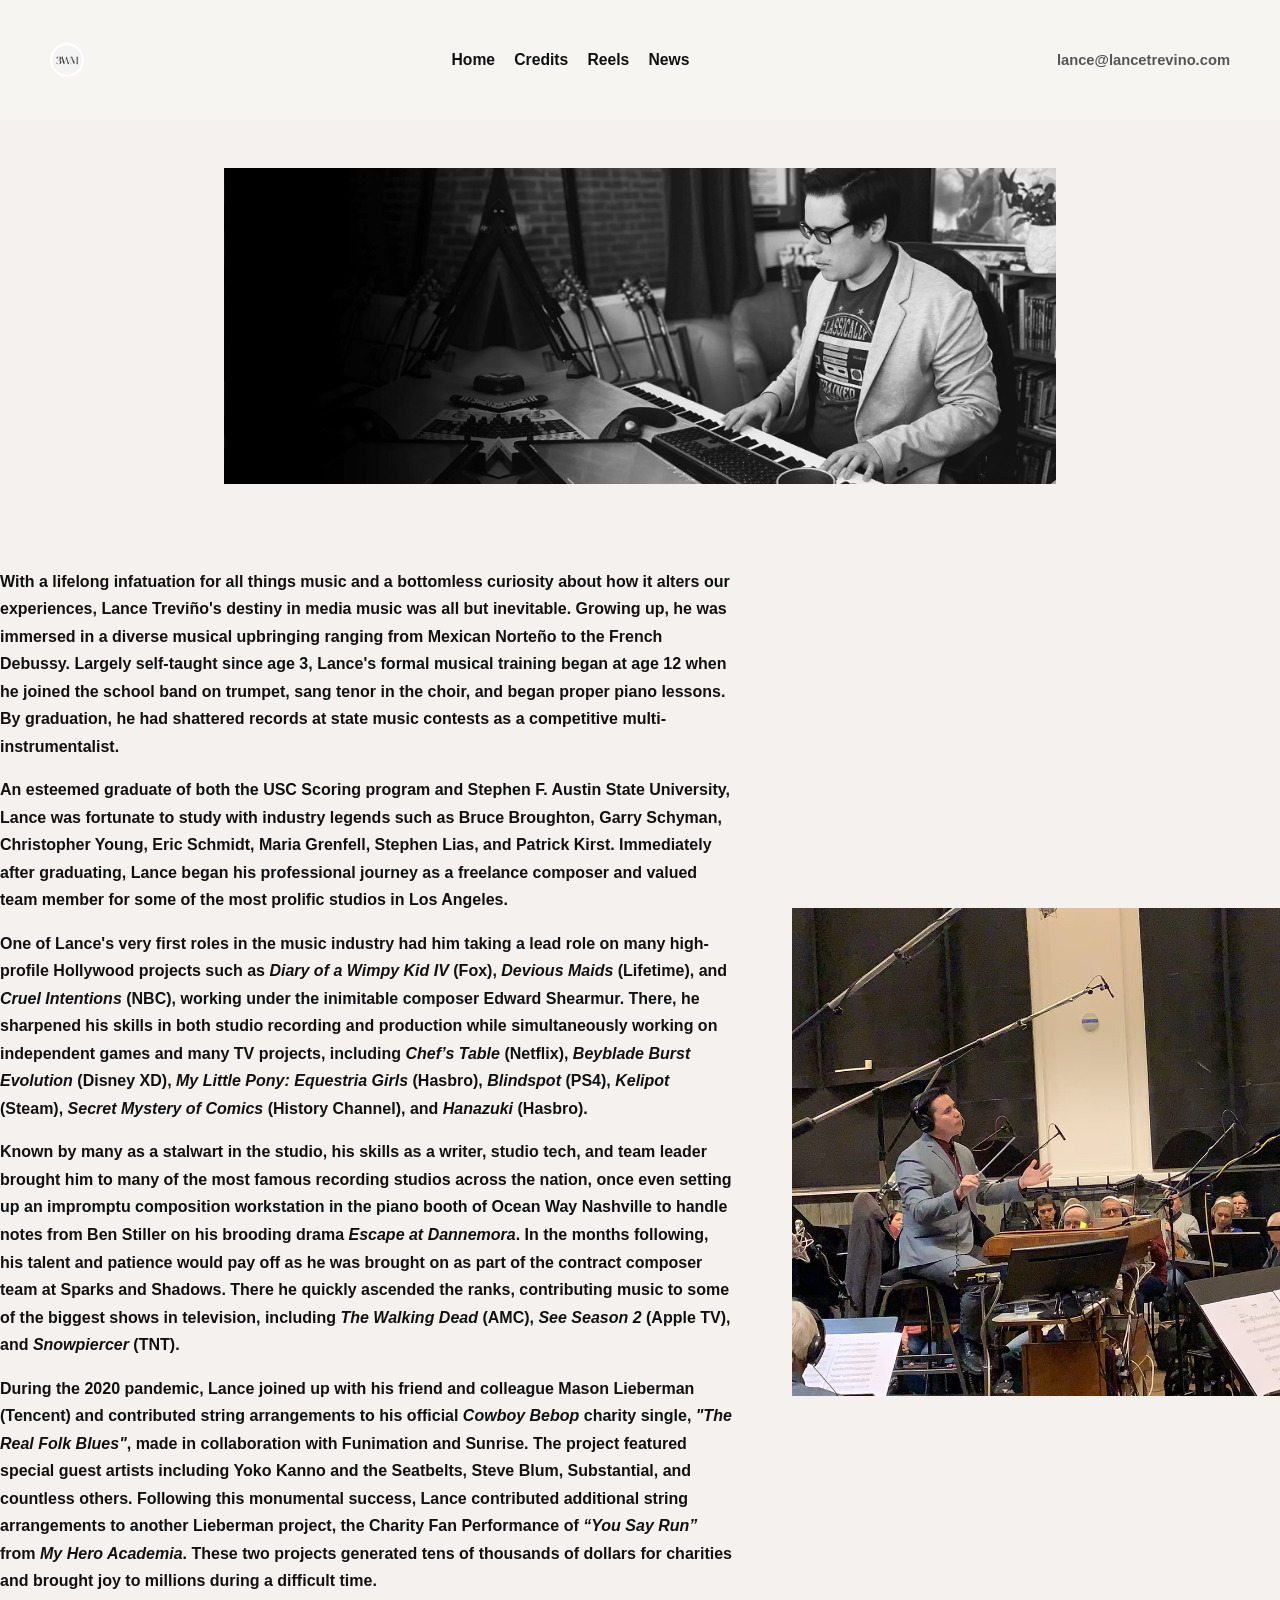
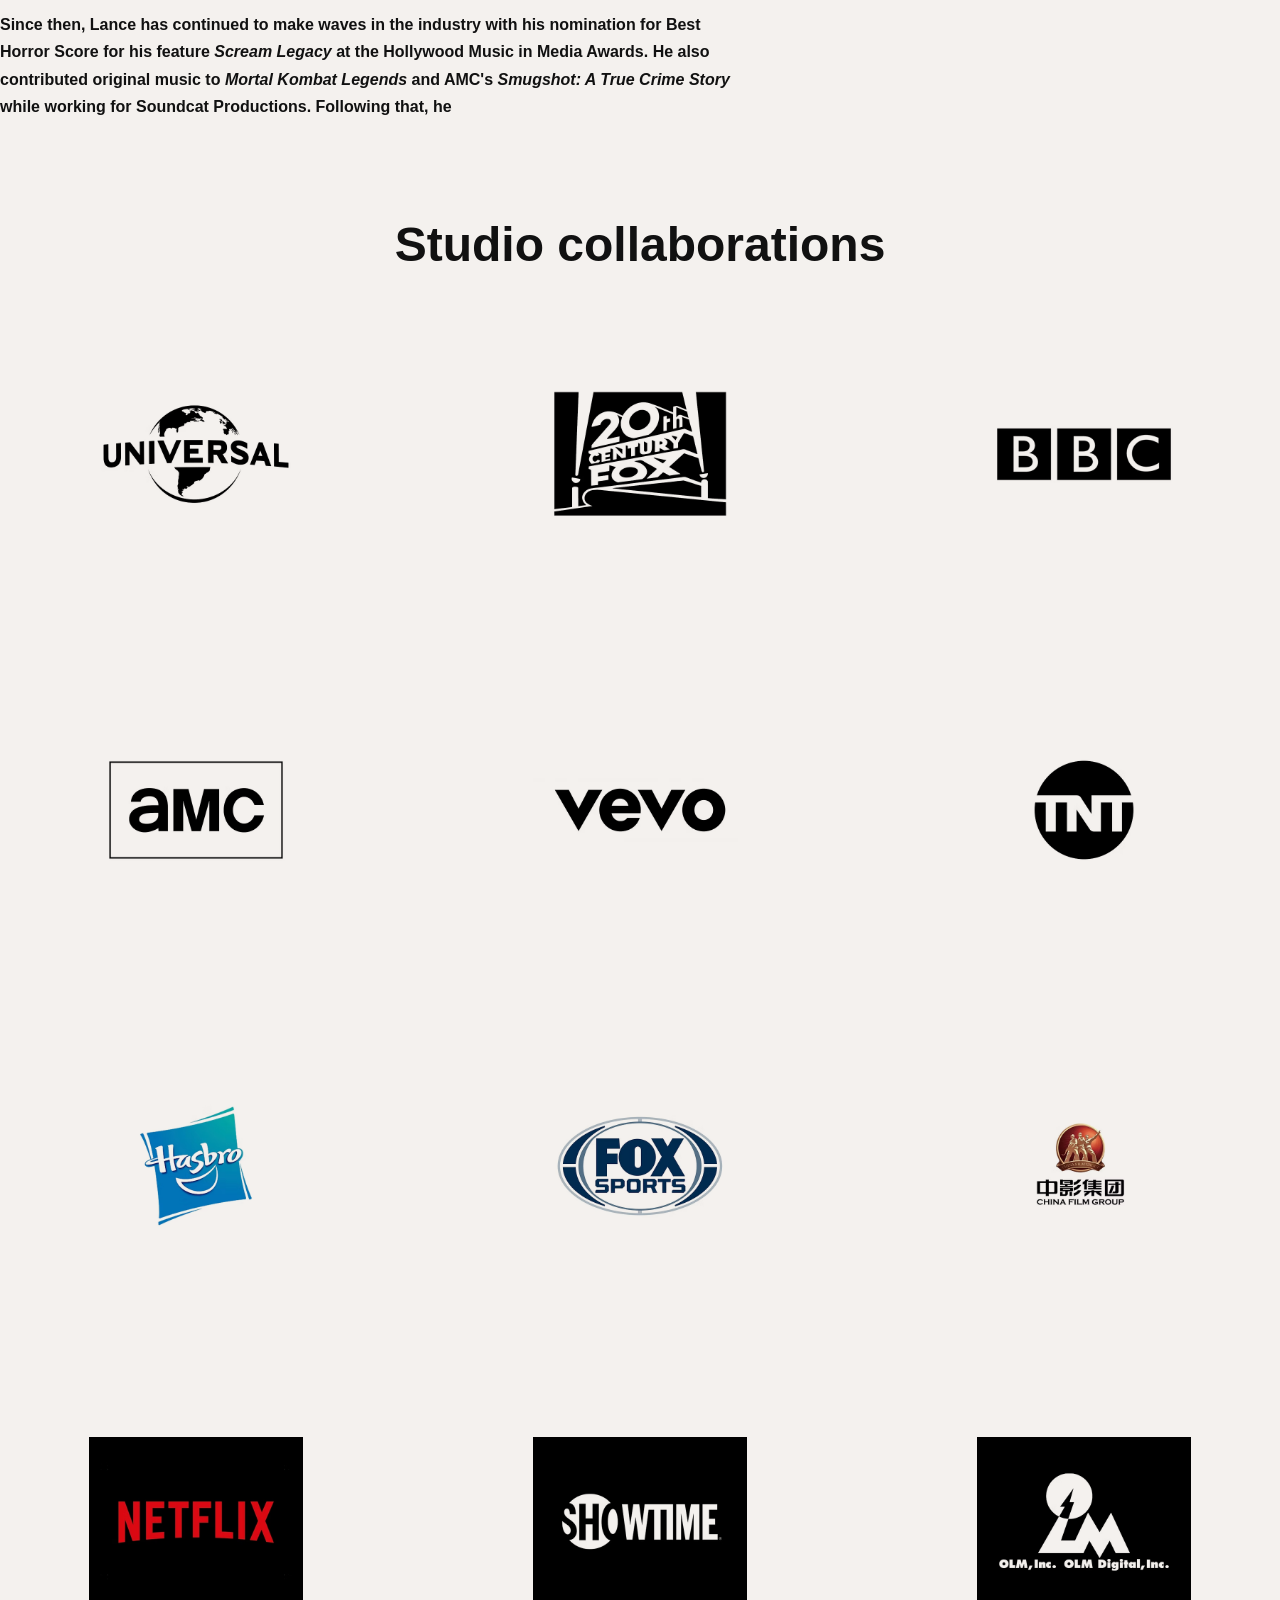
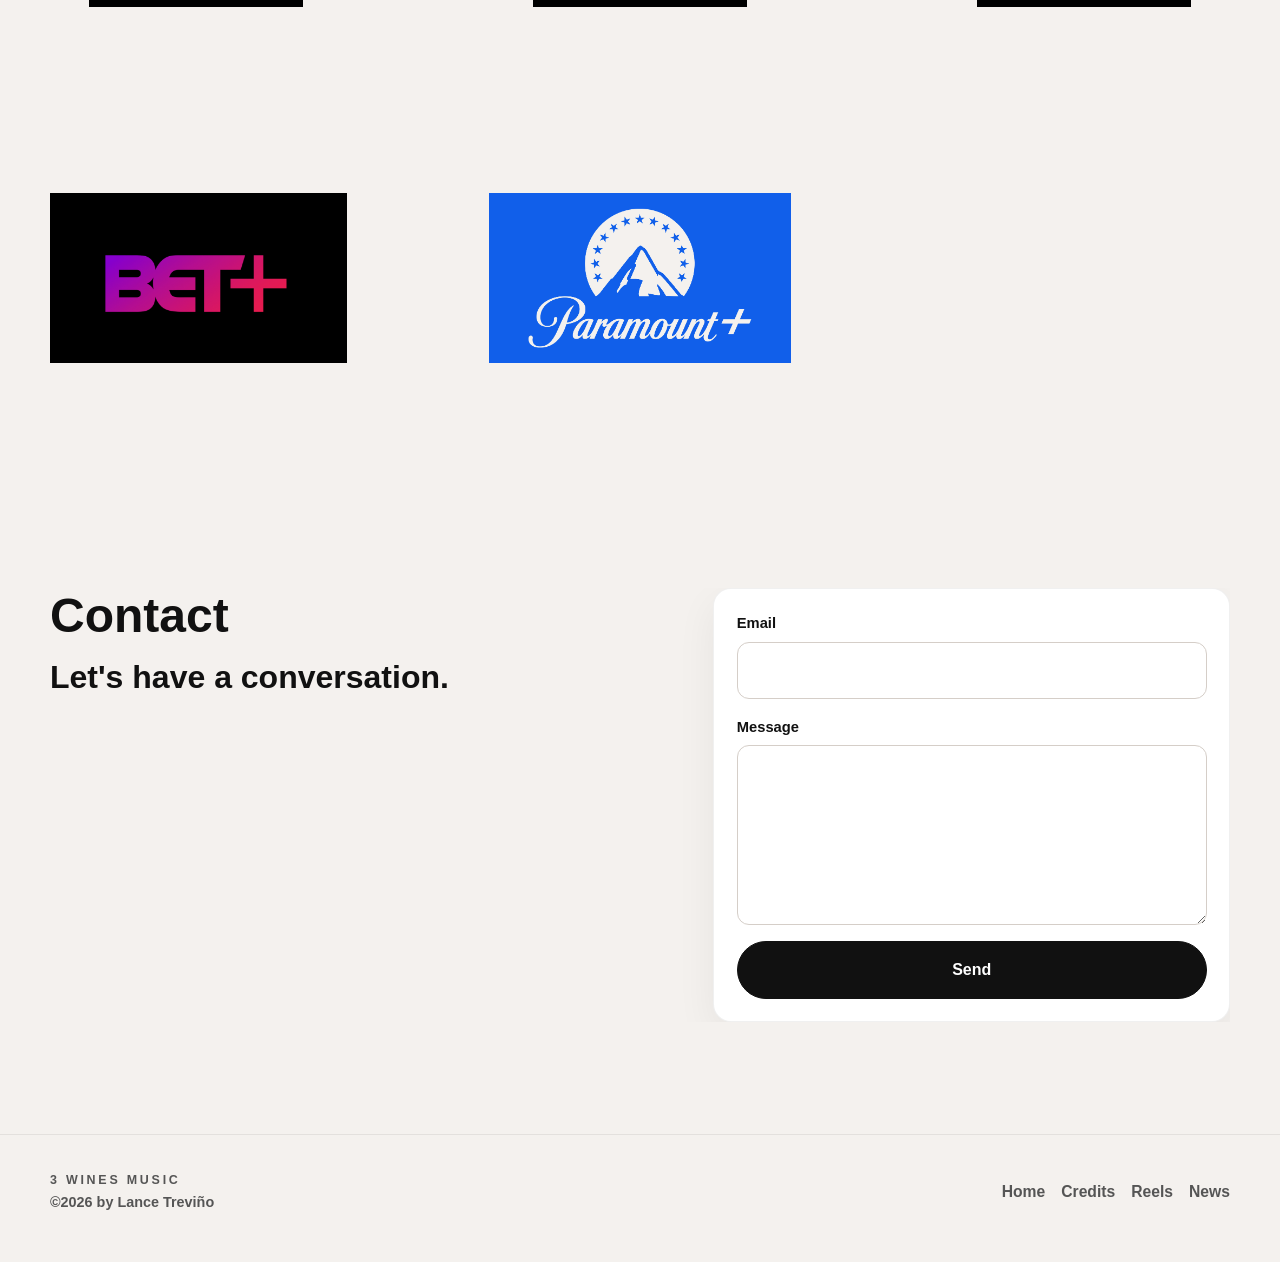
<file: lance trevino.html>
<!DOCTYPE html>
<html lang="en">
<head>
  <meta charset="UTF-8" />
  <meta name="viewport" content="width=device-width, initial-scale=1.0" />
  <title>Lance Treviño | 3 Wines Music</title>

  <link rel="preconnect" href="https://fonts.googleapis.com">
  <link rel="preconnect" href="https://fonts.gstatic.com" crossorigin>
  <link href="https://fonts.googleapis.com/css2?family=Josefin+Sans:wght@300;400;500;600;700&display=swap" rel="stylesheet">

  <link rel="stylesheet" href="styles.css" />
</head>

<body>

<!-- HEADER (MATCHES SITE EXACTLY) -->
<header class="site-header">
  <div class="wrapper header-inner">
    <a class="brand" href="index.html">
      <img src="images/logo-header.jpg" class="brand-logo" />
    </a>

    <nav class="site-nav">
      <a href="index.html">Home</a>
      <a href="credits.html">Credits</a>
      <a href="reels.html">Reels</a>
      <a href="news.html">News</a>
    </nav>

    <div class="header-meta">
      <a class="email-link" href="mailto:lance@lancetrevino.com">lance@lancetrevino.com</a>
    </div>
  </div>
</header>

<main>

<!-- HERO (SAFE VERSION — NO BROKEN BACKGROUND) -->
<section class="hero hero--wix-home lance-hero">
  <img src="images/hero.jpg" class="hero-wix-home-image" />
</section>

<div class="about-split">
  <div class="about-left">
    <p>
With a lifelong infatuation for all things music and a bottomless curiosity about how it alters our experiences, Lance Treviño's destiny in media music was all but inevitable. Growing up, he was immersed in a diverse musical upbringing ranging from Mexican Norteño to the French Debussy. Largely self-taught since age 3, Lance's formal musical training began at age 12 when he joined the school band on trumpet, sang tenor in the choir, and began proper piano lessons. By graduation, he had shattered records at state music contests as a competitive multi-instrumentalist.
</p>

<p>
An esteemed graduate of both the USC Scoring program and Stephen F. Austin State University, Lance was fortunate to study with industry legends such as Bruce Broughton, Garry Schyman, Christopher Young, Eric Schmidt, Maria Grenfell, Stephen Lias, and Patrick Kirst. Immediately after graduating, Lance began his professional journey as a freelance composer and valued team member for some of the most prolific studios in Los Angeles.
</p>

<p>
One of Lance's very first roles in the music industry had him taking a lead role on many high-profile Hollywood projects such as <em>Diary of a Wimpy Kid IV</em> (Fox), <em>Devious Maids</em> (Lifetime), and <em>Cruel Intentions</em> (NBC), working under the inimitable composer Edward Shearmur. There, he sharpened his skills in both studio recording and production while simultaneously working on independent games and many TV projects, including <em>Chef’s Table</em> (Netflix), <em>Beyblade Burst Evolution</em> (Disney XD), <em>My Little Pony: Equestria Girls</em> (Hasbro), <em>Blindspot</em> (PS4), <em>Kelipot</em> (Steam), <em>Secret Mystery of Comics</em> (History Channel), and <em>Hanazuki</em> (Hasbro).
</p>

<p>
Known by many as a stalwart in the studio, his skills as a writer, studio tech, and team leader brought him to many of the most famous recording studios across the nation, once even setting up an impromptu composition workstation in the piano booth of Ocean Way Nashville to handle notes from Ben Stiller on his brooding drama <em>Escape at Dannemora</em>. In the months following, his talent and patience would pay off as he was brought on as part of the contract composer team at Sparks and Shadows. There he quickly ascended the ranks, contributing music to some of the biggest shows in television, including <em>The Walking Dead</em> (AMC), <em>See Season 2</em> (Apple TV), and <em>Snowpiercer</em> (TNT).
</p>

<p>
During the 2020 pandemic, Lance joined up with his friend and colleague Mason Lieberman (Tencent) and contributed string arrangements to his official <em>Cowboy Bebop</em> charity single, <em>"The Real Folk Blues"</em>, made in collaboration with Funimation and Sunrise. The project featured special guest artists including Yoko Kanno and the Seatbelts, Steve Blum, Substantial, and countless others. Following this monumental success, Lance contributed additional string arrangements to another Lieberman project, the Charity Fan Performance of <em>“You Say Run”</em> from <em>My Hero Academia</em>. These two projects generated tens of thousands of dollars for charities and brought joy to millions during a difficult time.
</p>

<p>
Since then, Lance has continued to make waves in the industry with his nomination for Best Horror Score for his feature <em>Scream Legacy</em> at the Hollywood Music in Media Awards. He also contributed original music to <em>Mortal Kombat Legends</em> and AMC's <em>Smugshot: A True Crime Story</em> while working for Soundcat Productions. Following that, he
  </div>

  <div class="about-right">
    <img src="images/Conducting.png" />
  </div>
</div>

<!-- STUDIO COLLABS (EXACT MATCH) -->
<section class="section">
  <div class="wrapper">
    <div class="center" style="margin-bottom:2rem;">
      <h2>Studio collaborations</h2>
    </div>

    <div class="grid-logos">
      <div class="logo-tile"><img src="images/universal.png"></div>
      <div class="logo-tile"><img src="images/20th-century.png"></div>
      <div class="logo-tile"><img src="images/bbc.png"></div>
      <div class="logo-tile"><img src="images/amc.png"></div>
      <div class="logo-tile"><img src="images/vevo.png"></div>
      <div class="logo-tile"><img src="images/tnt.png"></div>
      <div class="logo-tile"><img src="images/hasbro.png"></div>
      <div class="logo-tile"><img src="images/fox-sports.png"></div>
      <div class="logo-tile"><img src="images/china-film-group.png"></div>
      <div class="logo-tile"><img src="images/netflix.png"></div>
      <div class="logo-tile"><img src="images/showtime.png"></div>
      <div class="logo-tile"><img src="images/olm.png"></div>
      <div class="logo-tile"><img src="images/logo-bet-plus.png"></div>
      <div class="logo-tile"><img src="images/logo-paramount-plus.png"></div>
    </div>
  </div>
</section>

<!-- CONTACT -->
<section class="section">
  <div class="wrapper contact-grid">
    <div>
      <h2>Contact</h2>
      <h3>Let's have a conversation.</h3>
    </div>

    <div class="contact-card">
      <form>
        <label>Email<input type="email" required></label>
        <label>Message<textarea></textarea></label>
        <button type="submit">Send</button>
      </form>
    </div>
  </div>
</section>

</main>

<!-- FOOTER -->
<footer class="site-footer">
  <div class="wrapper footer-inner">
    <div>
      <div class="brand-sub">3 Wines Music</div>
      <div class="copyright">©2026 by Lance Treviño</div>
    </div>

    <nav class="footer-nav">
      <a href="index.html">Home</a>
      <a href="credits.html">Credits</a>
      <a href="reels.html">Reels</a>
      <a href="news.html">News</a>
    </nav>
  </div>
</footer>

</body>
</html>
</file>
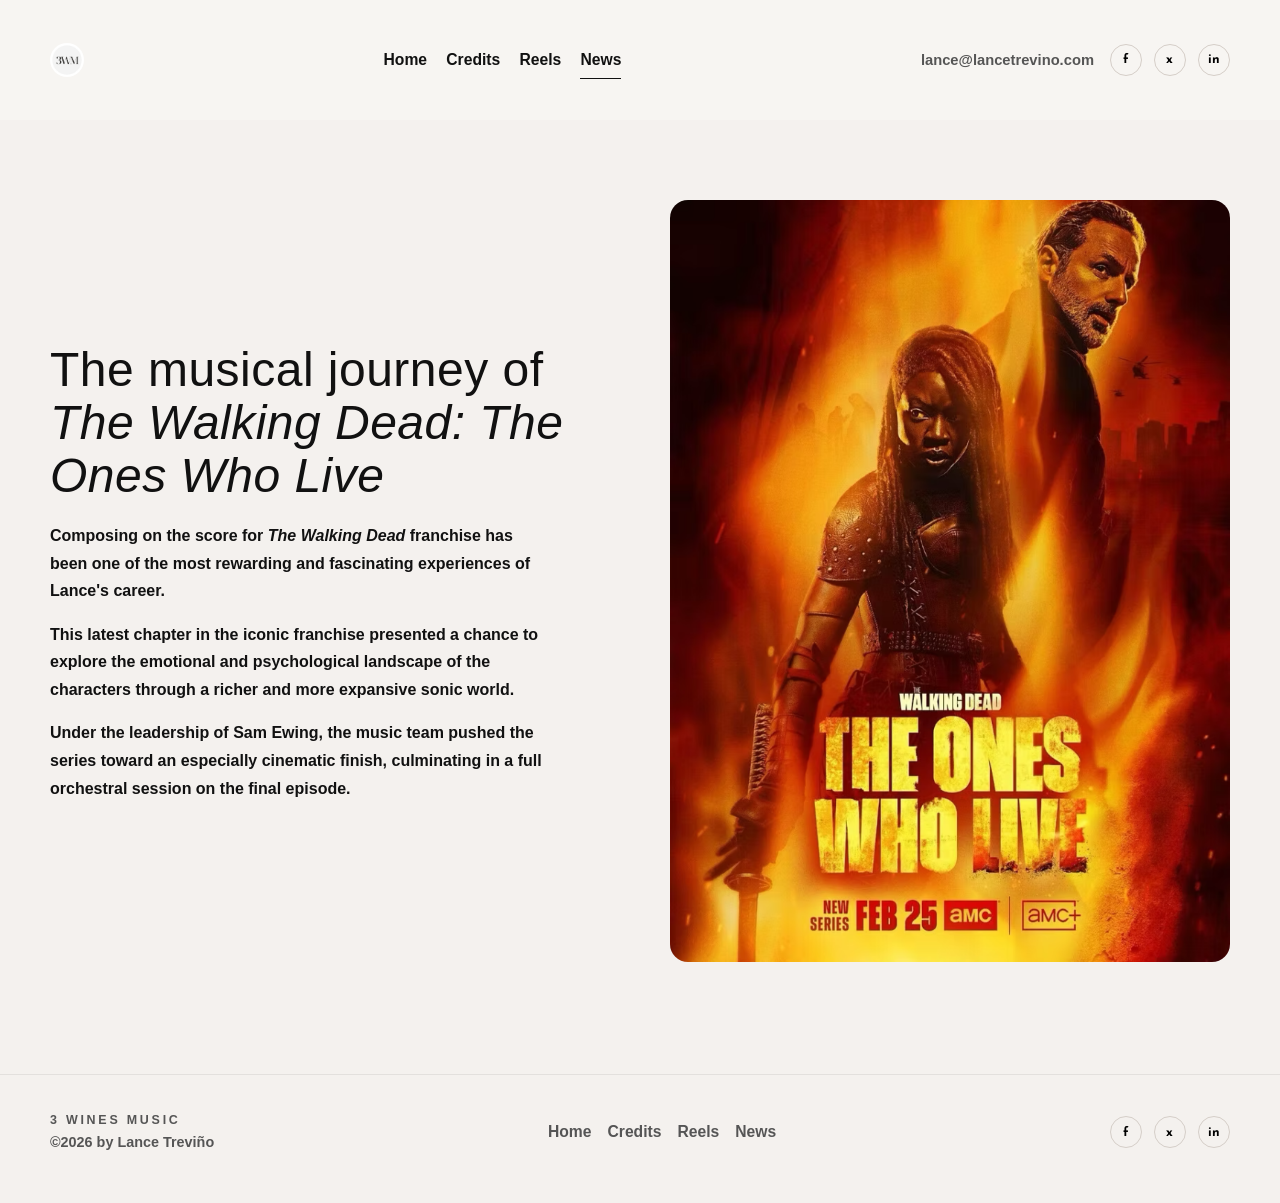
<file: lancetrevino.html>
<!DOCTYPE html>
<html lang="en">
<head>
  <meta charset="UTF-8" />
  <meta name="viewport" content="width=device-width, initial-scale=1.0" />
  <title>News | 3 Wines Music</title>
  <meta name="description" content="3 Wines Music — film, television, and game scoring portfolio for Lance Treviño and team." />
  <link rel="preconnect" href="https://fonts.googleapis.com">
  <link rel="preconnect" href="https://fonts.gstatic.com" crossorigin>
  <link href="https://fonts.googleapis.com/css2?family=Josefin+Sans:wght@300;400;500;600;700&display=swap" rel="stylesheet">
  <link rel="stylesheet" href="styles.css" />
</head>
<body>

<header class="site-header">
  <div class="wrapper header-inner">
    <a class="brand" href="index.html" aria-label="3 Wines Music home">
      <img src="images/logo-header.jpg" alt="3 Wines Music logo" class="brand-logo" />
    </a>
    <nav class="site-nav" aria-label="Primary navigation">
      <a href="index.html">Home</a>
      <a href="credits.html">Credits</a>
      <a href="reels.html">Reels</a>
      <a href="lancetrevino.html" class="active">News</a>
    </nav>
    <div class="header-meta">
      <a class="email-link" href="mailto:lance@lancetrevino.com">lance@lancetrevino.com</a>
      <div class="socials" aria-label="Social links">
        <a href="#" aria-label="Facebook">f</a>
        <a href="#" aria-label="Twitter / X">x</a>
        <a href="#" aria-label="LinkedIn">in</a>
      </div>
    </div>
  </div>
</header>

<main>

<section class="section">
  <div class="wrapper" style="display:grid;grid-template-columns:1fr 1fr;gap:60px;align-items:center;">

    <div>

      <h1 style="font-size:3rem;line-height:1.1;font-weight:500;">
        The musical journey of<br>
        <em>The Walking Dead: The Ones Who Live</em>
      </h1>

      <p style="margin-top:20px;max-width:500px;">
        Composing on the score for <em>The Walking Dead</em> franchise has been one of the most rewarding and fascinating experiences of Lance's career.
      </p>

      <p style="margin-top:10px;max-width:500px;">
        This latest chapter in the iconic franchise presented a chance to explore the emotional and psychological landscape of the characters through a richer and more expansive sonic world.
      </p>

      <p style="margin-top:10px;max-width:500px;">
        Under the leadership of Sam Ewing, the music team pushed the series toward an especially cinematic finish, culminating in a full orchestral session on the final episode.
      </p>
    </div>

    <div>
      <img src="images/the-ones-who-live.jpg" alt="The Walking Dead The Ones Who Live" style="width:100%;border-radius:18px;">
    </div>

  </div>
</section>

</main>


<footer class="site-footer">
  <div class="wrapper footer-inner">
    <div>
      <div class="brand-sub">3 Wines Music</div>
      <div class="copyright">©2026 by Lance Treviño</div>
    </div>
    <nav class="footer-nav" aria-label="Footer navigation">
      <a href="index.html">Home</a>
      <a href="credits.html">Credits</a>
      <a href="reels.html">Reels</a>
      <a href="lancetrevino.html">News</a>
    </nav>
    <div class="socials" aria-label="Social links">
      <a href="#" aria-label="Facebook">f</a>
      <a href="#" aria-label="Twitter / X">x</a>
      <a href="#" aria-label="LinkedIn">in</a>
    </div>
  </div>
</footer>
</body>
</html>
</file>
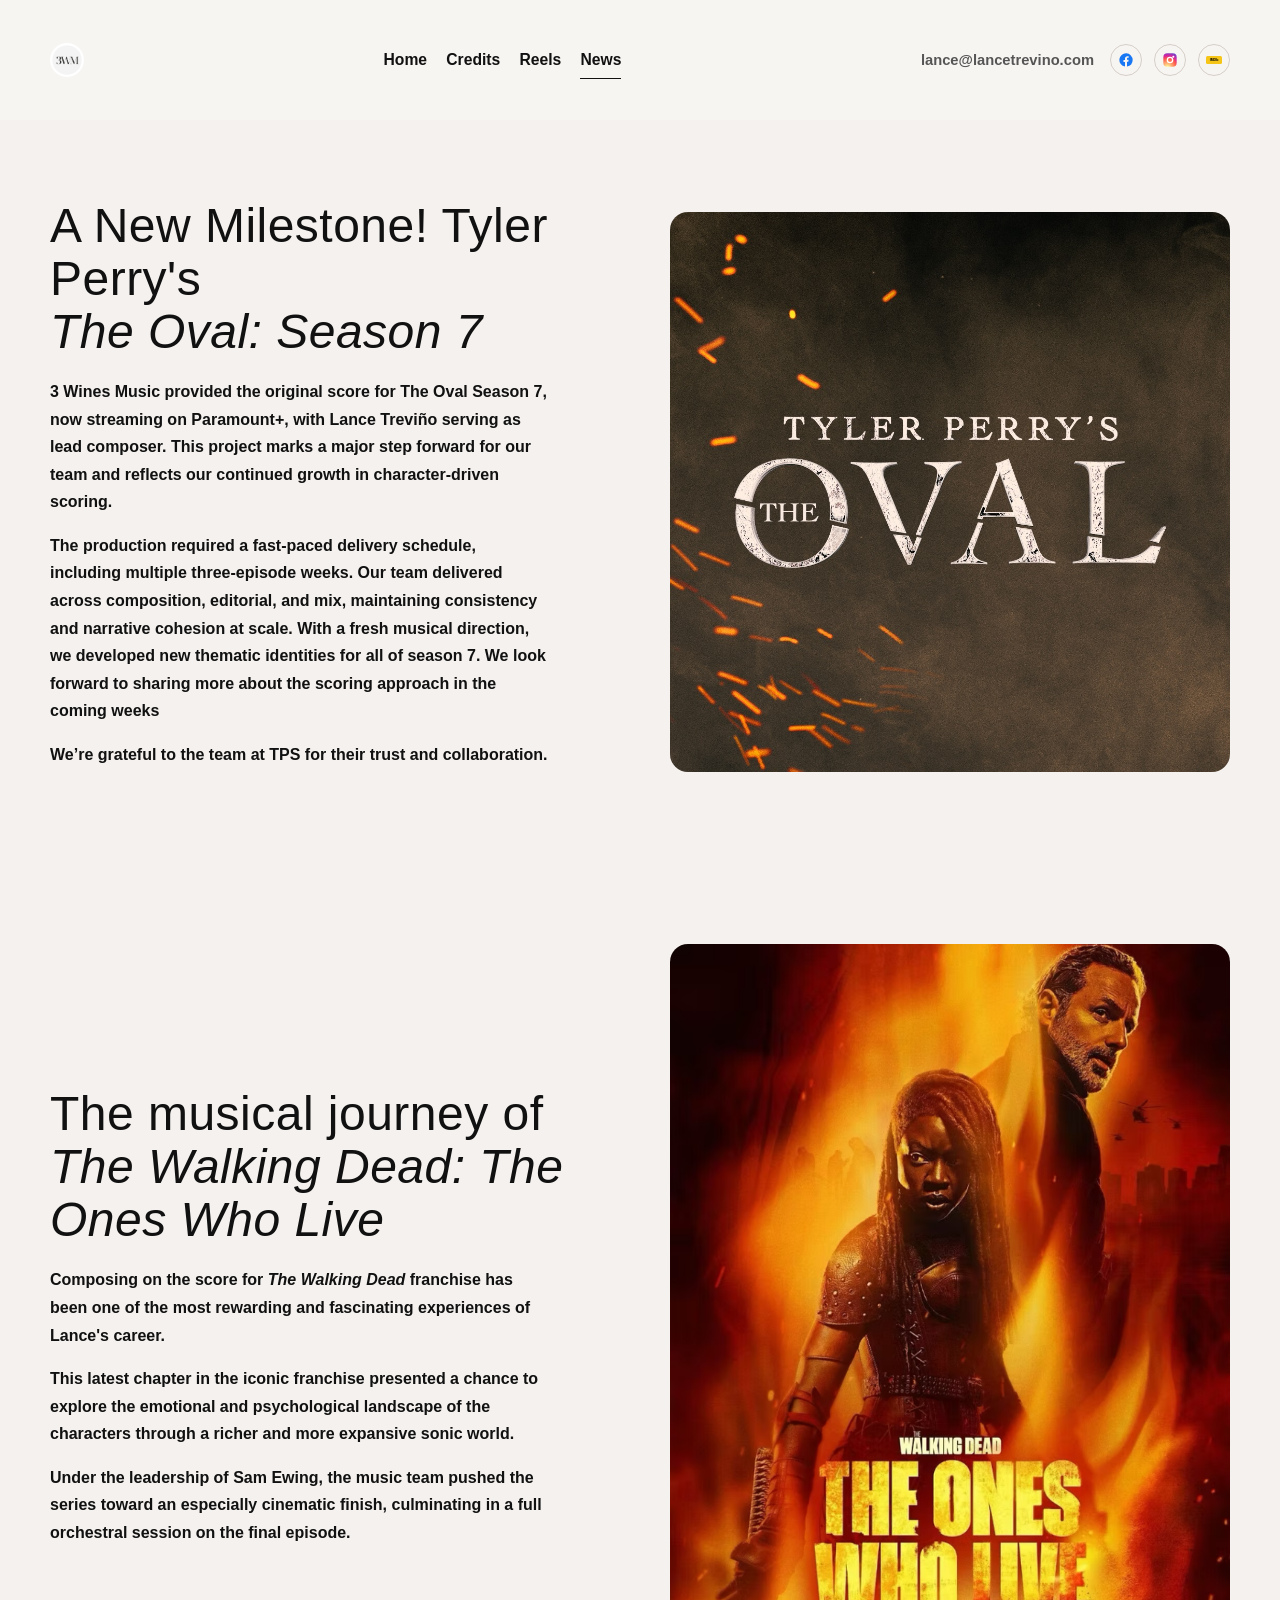
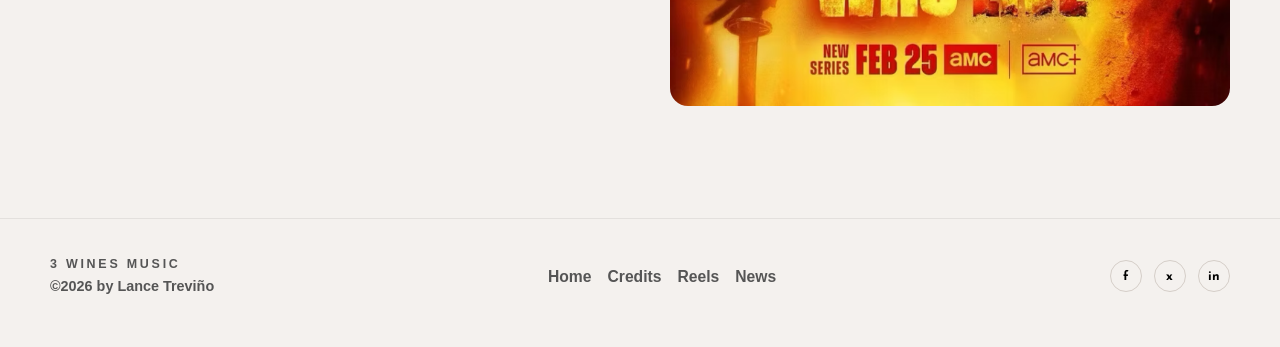
<file: news.html>
<!DOCTYPE html>
<html lang="en">
<head>
  <meta charset="UTF-8" />
  <meta name="viewport" content="width=device-width, initial-scale=1.0" />
  <title>News | 3 Wines Music</title>
  <meta name="description" content="3 Wines Music — film, television, and game scoring portfolio for Lance Treviño and team." />
  <link rel="preconnect" href="https://fonts.googleapis.com">
  <link rel="preconnect" href="https://fonts.gstatic.com" crossorigin>
  <link href="https://fonts.googleapis.com/css2?family=Josefin+Sans:wght@300;400;500;600;700&display=swap" rel="stylesheet">
  <link rel="stylesheet" href="styles.css" />
</head>
<body class="news-page">

<header class="site-header">
  <div class="wrapper header-inner">
    <a class="brand" href="index.html" aria-label="3 Wines Music home">
      <img src="images/logo-header.jpg" alt="3 Wines Music logo" class="brand-logo" />
    </a>
    <nav class="site-nav" aria-label="Primary navigation">
      <a href="index.html">Home</a>
      <a href="credits.html">Credits</a>
      <a href="reels.html">Reels</a>
      <a href="news.html" class="active">News</a>
    </nav>
    <div class="header-meta">
      <a class="email-link" href="mailto:lance@lancetrevino.com">lance@lancetrevino.com</a>
      <div class="socials" aria-label="Social links">

 <!-- Facebook -->
<a href="https://www.facebook.com/profile.php?id=61552109822847" target="_blank" rel="noopener noreferrer" aria-label="Facebook">
  <svg viewBox="0 0 24 24" class="icon-facebook">
    <path d="M22 12a10 10 0 1 0-11.5 9.9v-7h-2.3v-2.9h2.3V9.8c0-2.3 1.4-3.6 3.5-3.6 1 0 2 .2 2 .2v2.2h-1.1c-1.1 0-1.4.7-1.4 1.4v1.7h2.4l-.4 2.9h-2v7A10 10 0 0 0 22 12z"/>
  </svg>
</a>

<!-- Instagram -->
<a href="https://www.instagram.com/3winesmusic/" target="_blank" rel="noopener noreferrer" aria-label="Instagram">
  <svg viewBox="0 0 24 24" class="icon-instagram">
    <defs>
      <radialGradient id="ig-gradient" cx="30%" cy="107%" r="150%">
        <stop offset="0%" stop-color="#fdf497"/>
        <stop offset="5%" stop-color="#fdf497"/>
        <stop offset="45%" stop-color="#fd5949"/>
        <stop offset="60%" stop-color="#d6249f"/>
        <stop offset="90%" stop-color="#285AEB"/>
      </radialGradient>
    </defs>

    <!-- Rounded square background -->
    <rect x="2" y="2" width="20" height="20" rx="6" fill="url(#ig-gradient)"/>

    <!-- Camera outline -->
    <circle cx="12" cy="12" r="4" fill="none" stroke="#fff" stroke-width="2"/>
    <circle cx="17" cy="7" r="1.5" fill="#fff"/>
  </svg>
</a>
       
<!-- IMDb -->
<a href="https://www.imdb.com/name/nm4751787/" target="_blank" rel="noopener noreferrer" aria-label="IMDb">
  <svg viewBox="0 0 64 32" class="icon-imdb">
    <rect width="64" height="32" rx="6"></rect>
    <text x="50%" y="55%" text-anchor="middle" dy=".3em">IMDb</text>
  </svg>
</a>
       
</div>
    </div>
  </div>
</header>

<main>

<section class="section">
  <div class="wrapper" style="display:grid;grid-template-columns:1fr 1fr;gap:60px;align-items:center;">

    <div>

      <h1 style="font-size:3rem;line-height:1.1;font-weight:500;">
        A New Milestone! Tyler Perry's<br>
        <em>The Oval: Season 7</em>
      </h1>

      <p style="margin-top:20px;max-width:500px;">
        3 Wines Music provided the original score for The Oval Season 7, now streaming on Paramount+, with Lance Treviño serving as lead composer. This project marks a major step forward for our team and reflects our continued growth in character-driven scoring.
      </p>

      <p style="margin-top:10px;max-width:500px;">
        The production required a fast-paced delivery schedule, including multiple three-episode weeks. Our team delivered across composition, editorial, and mix, maintaining consistency and narrative cohesion at scale. 
        With a fresh musical direction, we developed new thematic identities for all of season 7. We look forward to sharing more about the scoring approach in the coming weeks
      </p>

      <p style="margin-top:10px;max-width:500px;">
        We’re grateful to the team at TPS for their trust and collaboration. 
      </p>
    </div>

    <div>
      <img src="images/Oval.jpg" alt="Tyler Perry's The Oval" style="width:100%;border-radius:18px;">
    </div>

  </div>
</section>
  
<section class="section">
  <div class="wrapper" style="display:grid;grid-template-columns:1fr 1fr;gap:60px;align-items:center;">

    <div>

      <h1 style="font-size:3rem;line-height:1.1;font-weight:500;">
        The musical journey of<br>
        <em>The Walking Dead: The Ones Who Live</em>
      </h1>

      <p style="margin-top:20px;max-width:500px;">
        Composing on the score for <em>The Walking Dead</em> franchise has been one of the most rewarding and fascinating experiences of Lance's career.
      </p>

      <p style="margin-top:10px;max-width:500px;">
        This latest chapter in the iconic franchise presented a chance to explore the emotional and psychological landscape of the characters through a richer and more expansive sonic world.
      </p>

      <p style="margin-top:10px;max-width:500px;">
        Under the leadership of Sam Ewing, the music team pushed the series toward an especially cinematic finish, culminating in a full orchestral session on the final episode.
      </p>
    </div>

    <div>
      <img src="images/the-ones-who-live.jpg" alt="The Walking Dead The Ones Who Live" style="width:100%;border-radius:18px;">
    </div>

  </div>
</section>

</main>


<footer class="site-footer">
  <div class="wrapper footer-inner">
    <div>
      <div class="brand-sub">3 Wines Music</div>
      <div class="copyright">©2026 by Lance Treviño</div>
    </div>
    <nav class="footer-nav" aria-label="Footer navigation">
      <a href="index.html">Home</a>
      <a href="credits.html">Credits</a>
      <a href="reels.html">Reels</a>
      <a href="lancetrevino.html">News</a>
    </nav>
    <div class="socials" aria-label="Social links">
      <a href="#" aria-label="Facebook">f</a>
      <a href="#" aria-label="Twitter / X">x</a>
      <a href="#" aria-label="LinkedIn">in</a>
    </div>
  </div>
</footer>
</body>
</html>
</file>
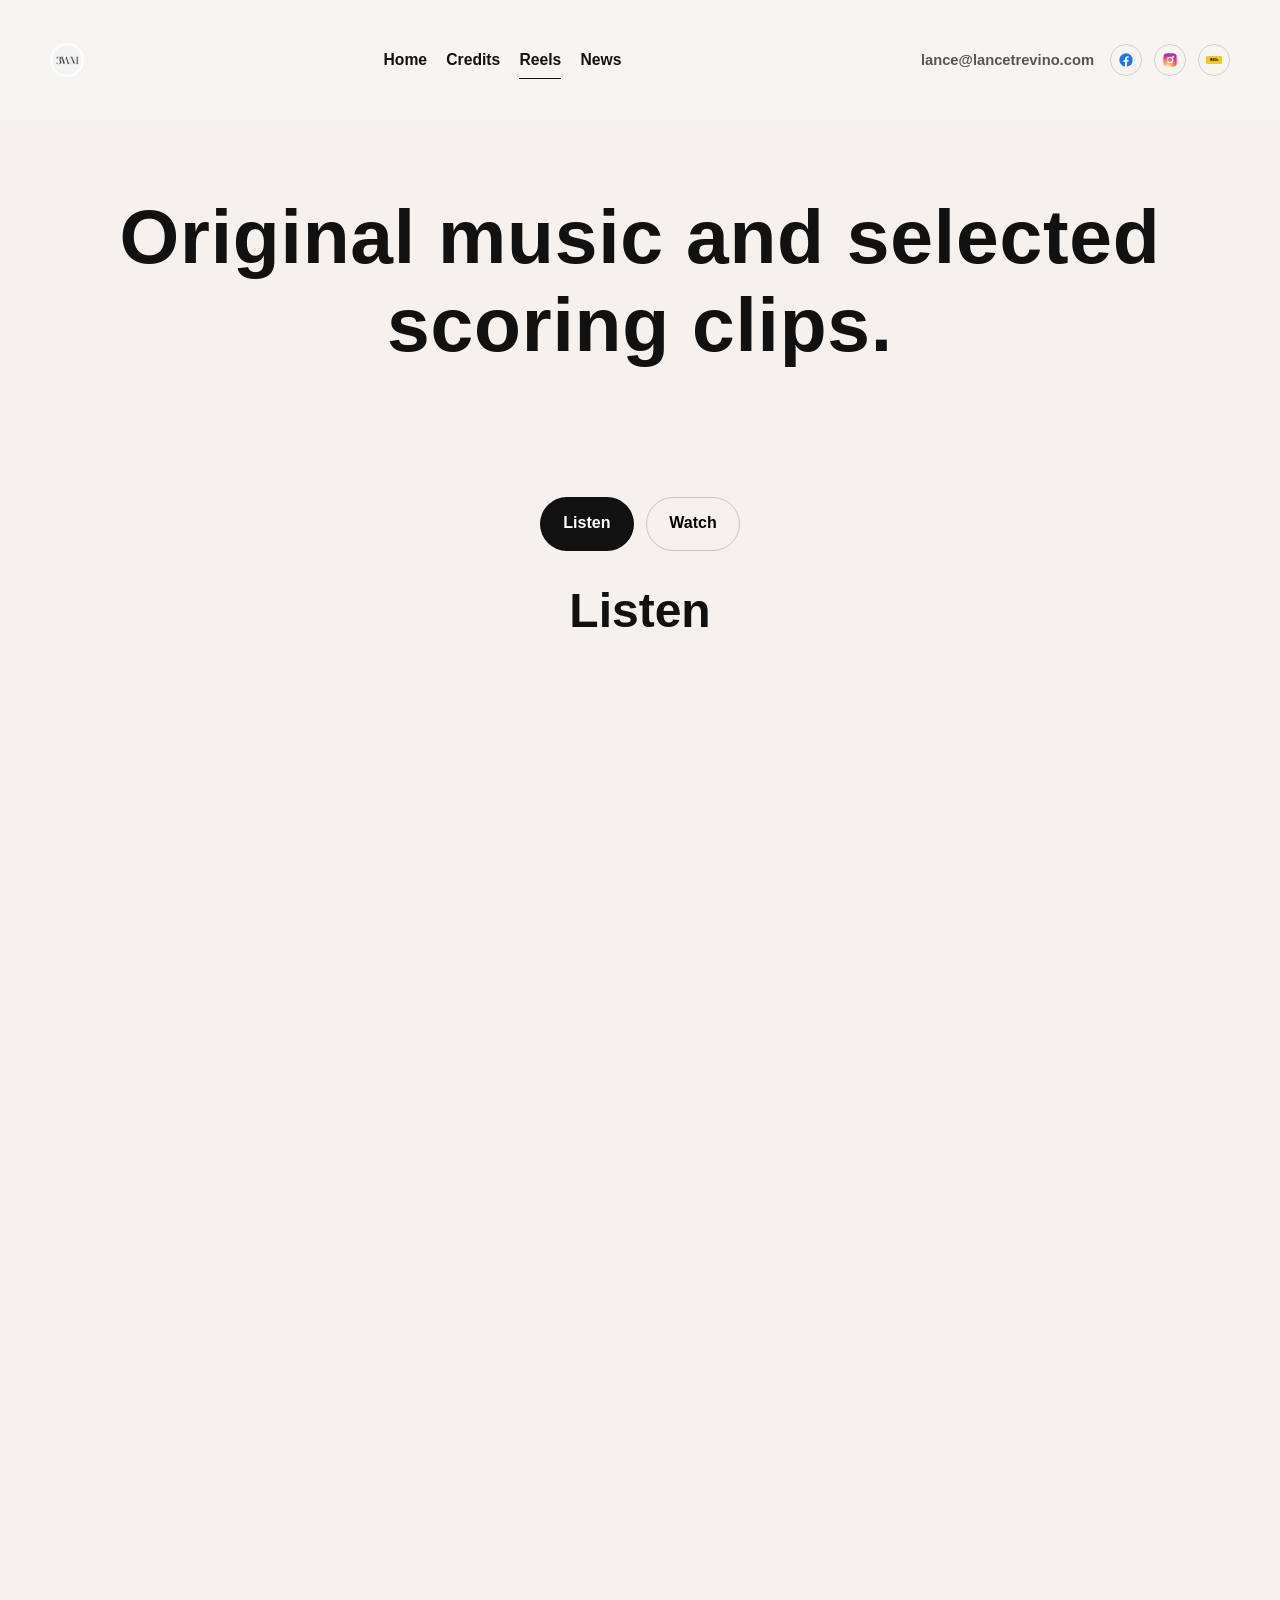
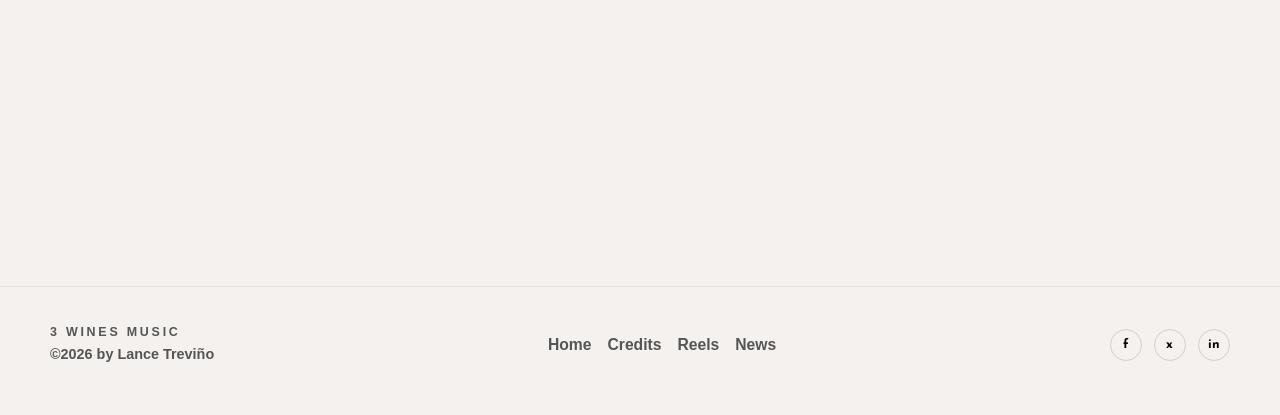
<file: reels.html>
<!DOCTYPE html>
<html lang="en">
<head>
  <meta charset="UTF-8" />
  <meta name="viewport" content="width=device-width, initial-scale=1.0" />
  <title>Reels | 3 Wines Music</title>
  <meta name="description" content="3 Wines Music — film, television, and game scoring portfolio for Lance Treviño and team." />
  <link rel="preconnect" href="https://fonts.googleapis.com">
  <link rel="preconnect" href="https://fonts.gstatic.com" crossorigin>
  <link href="https://fonts.googleapis.com/css2?family=Josefin+Sans:wght@300;400;500;600;700&display=swap" rel="stylesheet">
  <link rel="stylesheet" href="styles.css" />
</head>
<body>
<header class="site-header">
  <div class="wrapper header-inner">
    <a class="brand" href="index.html" aria-label="3 Wines Music home">
      <img src="images/logo-header.jpg" alt="3 Wines Music logo" class="brand-logo" />
    </a>
    <nav class="site-nav" aria-label="Primary navigation">
      <a href="index.html">Home</a>
      <a href="credits.html">Credits</a>
      <a href="reels.html" class="active">Reels</a>
      <a href="news.html">News</a>
    </nav>
    <div class="header-meta">
      <a class="email-link" href="mailto:lance@lancetrevino.com">lance@lancetrevino.com</a>
   <div class="socials" aria-label="Social links">

 <!-- Facebook -->
<a href="https://www.facebook.com/profile.php?id=61552109822847" target="_blank" rel="noopener noreferrer" aria-label="Facebook">
  <svg viewBox="0 0 24 24" class="icon-facebook">
    <path d="M22 12a10 10 0 1 0-11.5 9.9v-7h-2.3v-2.9h2.3V9.8c0-2.3 1.4-3.6 3.5-3.6 1 0 2 .2 2 .2v2.2h-1.1c-1.1 0-1.4.7-1.4 1.4v1.7h2.4l-.4 2.9h-2v7A10 10 0 0 0 22 12z"/>
  </svg>
</a>

<!-- Instagram -->
<a href="https://www.instagram.com/3winesmusic/" target="_blank" rel="noopener noreferrer" aria-label="Instagram">
  <svg viewBox="0 0 24 24" class="icon-instagram">
    <defs>
      <radialGradient id="ig-gradient" cx="30%" cy="107%" r="150%">
        <stop offset="0%" stop-color="#fdf497"/>
        <stop offset="5%" stop-color="#fdf497"/>
        <stop offset="45%" stop-color="#fd5949"/>
        <stop offset="60%" stop-color="#d6249f"/>
        <stop offset="90%" stop-color="#285AEB"/>
      </radialGradient>
    </defs>

    <!-- Rounded square background -->
    <rect x="2" y="2" width="20" height="20" rx="6" fill="url(#ig-gradient)"/>

    <!-- Camera outline -->
    <circle cx="12" cy="12" r="4" fill="none" stroke="#fff" stroke-width="2"/>
    <circle cx="17" cy="7" r="1.5" fill="#fff"/>
  </svg>
</a>
       
<!-- IMDb -->
<a href="https://www.imdb.com/name/nm4751787/" target="_blank" rel="noopener noreferrer" aria-label="IMDb">
  <svg viewBox="0 0 64 32" class="icon-imdb">
    <rect width="64" height="32" rx="6"></rect>
    <text x="50%" y="55%" text-anchor="middle" dy=".3em">IMDb</text>
  </svg>
</a>
       
</div>
    </div>
  </div>
</header>
<main>
<section class="page-intro">
  <div class="wrapper center">
    <h1>Original music and selected scoring clips.</h1>
  </div>
</section>

<section class="section reels-section">
  <div class="wrapper">
    <div class="reels-tabs" role="tablist" aria-label="Reels sections">
      <button class="tab-button active" type="button" data-tab="listen-panel">Listen</button>
      <button class="tab-button" type="button" data-tab="watch-panel">Watch</button>
    </div>

    <div id="listen-panel" class="tab-panel active">
      <h2 class="panel-title">Listen</h2>
      <section class="section-tight">
  <div class="wrapper">
    <div class="listen-embed">
  <iframe 
     width="100%"
     height="1000"
     scrolling="no"
     frameborder="no"
     src="https://play.reelcrafter.com/embed/d0a70686-5559-481d-aa6f-25d5f842c0bd">
  </iframe>
</div>
    </div>
  </div>
</section>
    </div>

    <div id="watch-panel" class="tab-panel">
      <h2 class="panel-title">Watch</h2>
      <section class="section-tight">
  <div class="wrapper">
<div class="video-grid"><article class="embed-card video-embed"><iframe frameborder="0" src="https://www.youtube.com/embed/kCkYF0xaYUw" title="The Walking Dead Season 9 Episode 5" loading="lazy" allow="accelerometer; autoplay; clipboard-write; encrypted-media; gyroscope; picture-in-picture; web-share" referrerpolicy="strict-origin-when-cross-origin" allowfullscreen></iframe><div class="embed-meta"><h3>The Walking Dead: Rick Blows up the Bridge</h3><p class="muted"></p></div></article><article class="embed-card video-embed"><iframe frameborder="0" src="https://www.youtube.com/embed/Egq0BRLMsd8" title="Friskies Extra Gravy Chunky - Gravy Wet Cat Food | Friskies Commercial" loading="lazy" allow="accelerometer; autoplay; clipboard-write; encrypted-media; gyroscope; picture-in-picture; web-share" referrerpolicy="strict-origin-when-cross-origin" allowfullscreen></iframe><div class="embed-meta"><h3>Friskies Extra Gravy Chunky Commercial</h3><p class="muted"></p></div></article><article class="embed-card video-embed"><iframe frameborder="0" src="https://www.youtube.com/embed/sVxuKH3UR_o" title="Blind Spot - Gameplay Trailer | PS VR" loading="lazy" allow="accelerometer; autoplay; clipboard-write; encrypted-media; gyroscope; picture-in-picture; web-share" referrerpolicy="strict-origin-when-cross-origin" allowfullscreen></iframe><div class="embed-meta"><h3>Blind Spot - Gameplay Trailer | PS VR</h3><p class="muted"></p></div></article><article class="embed-card video-embed"><iframe frameborder="0" src="https://www.youtube.com/embed/eS3wC0mP8cc" title="See S02E07: The Queen's Speech UHD" loading="lazy" allow="accelerometer; autoplay; clipboard-write; encrypted-media; gyroscope; picture-in-picture; web-share" referrerpolicy="strict-origin-when-cross-origin" allowfullscreen></iframe><div class="embed-meta"><h3>See: The Queen's Speech</h3><p class="muted"></p></div></article><article class="embed-card video-embed"><iframe frameborder="0" src="https://www.youtube.com/embed/EiMXAKJk06M" title="The Lonely Road Ahead" loading="lazy" allow="accelerometer; autoplay; clipboard-write; encrypted-media; gyroscope; picture-in-picture; web-share" referrerpolicy="strict-origin-when-cross-origin" allowfullscreen></iframe><div class="embed-meta"><h3>See: The Lonely Road Ahead</h3><p class="muted"></p></div></article><article class="embed-card video-embed"><iframe frameborder="0" src="https://www.youtube.com/embed/8GwE0wwMmKE" title="A Special Performance of Cowboy Bebop's The Real Folk Blues feat. Yoko Kanno, Steve Blum, and More" loading="lazy" allow="accelerometer; autoplay; clipboard-write; encrypted-media; gyroscope; picture-in-picture; web-share" referrerpolicy="strict-origin-when-cross-origin" allowfullscreen></iframe><div class="embed-meta"><h3>Cowboy Bebop's The Real Folk Blues</h3><p class="muted"></p></div></article><article class="embed-card video-embed"><iframe frameborder="0" src="https://www.youtube.com/embed/DCWCKpmcVmQ" title="Kelipot Gameplay" loading="lazy" allow="accelerometer; autoplay; clipboard-write; encrypted-media; gyroscope; picture-in-picture; web-share" referrerpolicy="strict-origin-when-cross-origin" allowfullscreen></iframe><div class="embed-meta"><h3>Kelipot Gameplay</h3><p class="muted"></p></div></article><article class="embed-card video-embed"><iframe frameborder="0" src="https://www.youtube.com/embed/IuKgczpLzCU" title="The Walking Dead 9x10 - I am Alpha Ending Scene" loading="lazy" allow="accelerometer; autoplay; clipboard-write; encrypted-media; gyroscope; picture-in-picture; web-share" referrerpolicy="strict-origin-when-cross-origin" allowfullscreen></iframe><div class="embed-meta"><h3>The Walking Dead: I am Alpha</h3><p class="muted"></p></div></article><article class="embed-card video-embed"><iframe frameborder="0" src="https://www.youtube.com/embed/zodrcuCHh3Q" title="Tiger and Rocco" loading="lazy" allow="accelerometer; autoplay; clipboard-write; encrypted-media; gyroscope; picture-in-picture; web-share" referrerpolicy="strict-origin-when-cross-origin" allowfullscreen></iframe><div class="embed-meta"><h3>Tiger and Rocco</h3><p class="muted"></p></div></article></div>  </div>
</section>
    </div>
  </div>
</section>
</main>
<script>
document.querySelectorAll('.tab-button').forEach(function(button) {
  button.addEventListener('click', function() {
    document.querySelectorAll('.tab-button').forEach(function(b) { b.classList.remove('active'); });
    document.querySelectorAll('.tab-panel').forEach(function(panel) { panel.classList.remove('active'); });
    button.classList.add('active');
    document.getElementById(button.dataset.tab).classList.add('active');
  });
});
</script>
<footer class="site-footer">
  <div class="wrapper footer-inner">
    <div>
      <div class="brand-sub">3 Wines Music</div>
      <div class="copyright">©2026 by Lance Treviño</div>
    </div>
    <nav class="footer-nav" aria-label="Footer navigation">
      <a href="index.html">Home</a>
      <a href="credits.html">Credits</a>
      <a href="reels.html">Reels</a>
      <a href="lancetrevino.html">News</a>
    </nav>
    <div class="socials" aria-label="Social links">
      <a href="#" aria-label="Facebook">f</a>
      <a href="#" aria-label="Twitter / X">x</a>
      <a href="#" aria-label="LinkedIn">in</a>
    </div>
  </div>
</footer>
</body>
</html>
</file>
<file: styles.css>
:root {
  --bg: #f4f1ee;
  --surface: #ffffff;
  --text: #111111;
  --muted: #555555;
  --line: #d5cec8;
  --accent: #111;
  --max: 1180px;
  --radius: 18px;
  --shadow: 0 14px 40px rgba(0,0,0,.06);
}

* { box-sizing: border-box; }
html { scroll-behavior: smooth; }
body {
  margin: 0;
  font-family: 'Josefin Sans', Arial, sans-serif;
  background: var(--bg);
  color: var(--text);
  line-height: 1.65;
}
img { max-width: 100%; display: block; }
a { color: inherit; text-decoration: none; }
p { margin: 0 0 1rem; }
h1,h2,h3,h4 {
  margin: 0 0 1rem;
  line-height: 1.15;
  font-family: 'Josefin Sans', Arial, sans-serif;
  font-weight: 600;
  letter-spacing: .02em;
}
h1 { font-size: clamp(2.7rem, 6vw, 5rem); }
h2 { font-size: clamp(2rem, 4vw, 3rem); }
h3 { font-size: clamp(1.45rem, 2.8vw, 2rem); }
.small-caps, .eyebrow {
  font-size: 0.75rem;
  letter-spacing: 0.12em;
  text-transform: uppercase;
  color: #666;
}
.wrapper {
  width: min(calc(100% - 2rem), var(--max));
  margin: 0 auto;
  overflow: hidden;
}
.section { padding: 5rem 0; }
.section-tight { padding: 3rem 0; }
.page-intro { padding: 4.5rem 0 2rem; }
.center { text-align: center; }
.muted { color: var(--muted); }

.site-header {
  position: sticky;
  top: 0;
  z-index: 1000; /* 👈 higher than hero */
  background: #f7f5f2; /* match your site bg */
}

.header-inner {
  min-height: 88px;
  display: flex;
  align-items: center;
  justify-content: space-between;
  gap: 1.5rem;
}
.brand {
  display: flex;
  flex-direction: column;
  gap: .15rem;
  min-width: 190px;
}
.brand-mark {
  font-family: 'Josefin Sans', Arial, sans-serif;
  font-size: 3rem;
  line-height: .82;
  letter-spacing: -.02em;
}
.brand-sub { font-size: .78rem; letter-spacing: .22em; text-transform: uppercase; color: var(--muted); }
.site-nav {
  display: flex;
  flex-wrap: wrap;
  justify-content: center;
  gap: .7rem 1.2rem;
  font-size: .96rem;
}
.site-nav a { position: relative; padding: .25rem 0; }
.site-nav a::after {
  content: "";
  position: absolute;
  left: 0; right: 0; bottom: -.15rem;
  height: 1px; background: var(--text);
  transform: scaleX(0); transform-origin: left;
  transition: transform .2s ease;
}
.site-nav a:hover::after, .site-nav a.active::after { transform: scaleX(1); }
.header-meta { display: flex; align-items: center; gap: 1rem; }
.email-link { font-size: .92rem; color: var(--muted); }
.socials { display: flex; gap: .75rem; align-items: center; }
.socials a {
  width: 2rem; height: 2rem; border: 1px solid var(--line); border-radius: 999px;
  display: inline-flex; align-items: center; justify-content: center;
  font-size: .8rem; font-weight: 700;
}
.socials a:hover { background: var(--text); color: #fff; border-color: var(--text); }

.hero {
  padding: 6rem 0 5rem;
}
.hero-grid {
  display: grid;
  grid-template-columns: 1.2fr .8fr;
  gap: 2rem;
  align-items: center;
}
.hero-card,
.card,
.embed-card,
.contact-card,
.info-panel,
.feature-panel,
.poster-card {
  background: var(--surface);
  border: 1px solid rgba(0,0,0,.06);
  border-radius: var(--radius);
  box-shadow: var(--shadow);
}
.hero-copy { padding: 2rem 0; }
.hero-copy p { max-width: 62ch; font-size: 1.05rem; }
.hero-actions { display: flex; flex-wrap: wrap; gap: 1rem; margin-top: 2rem; }
.button, button {
  appearance: none;
  border: 1px solid var(--text);
  background: var(--text);
  color: #fff;
  border-radius: 999px;
  padding: .9rem 1.35rem;
  font: inherit;
  cursor: pointer;
  transition: transform .2s ease, opacity .2s ease, background .2s ease;
}
.button.secondary {
  background: transparent;
  color: var(--text);
}
.button:hover, button:hover { transform: translateY(-1px); opacity: .96; }
.hero-visual { padding: 1rem; }
.hero-visual img { border-radius: calc(var(--radius) - 6px); width: 100%; aspect-ratio: 4/5; object-fit: cover; }

.grid-3, .grid-4, .grid-logos, .team-grid, .embed-grid, .video-grid, .credits-grid {
  display: grid;
  gap: 1.4rem;
}
.grid-3 { grid-template-columns: repeat(3, minmax(0,1fr)); }
.grid-4 { grid-template-columns: repeat(4, minmax(0,1fr)); }
.team-grid { grid-template-columns: repeat(3, minmax(0,1fr)); }
.grid-logos { grid-template-columns: repeat(6, minmax(0,1fr)); }
.embed-grid, .video-grid { grid-template-columns: repeat(2, minmax(0,1fr)); }
.credits-grid { grid-template-columns: repeat(3, minmax(0,1fr)); }

.project-card img, .team-card img, .poster-card img, .credit-card img {
  border-radius: calc(var(--radius) - 6px) calc(var(--radius) - 6px) 0 0;
  width: 100%;
  object-fit: cover;
}
.project-card img { aspect-ratio: 2 / 3; }
.credit-card img { aspect-ratio: 2 / 3; }
.team-card img { aspect-ratio: 4 / 5; }
.card-body { padding: 1.1rem 1.1rem 1.35rem; }
.card-body h3, .card-body h4 { margin-bottom: .45rem; }
.role { font-size: .8rem; text-transform: uppercase; letter-spacing: .15em; color: var(--muted); margin-bottom: .8rem; }

.split {
  display: grid;
  grid-template-columns: 1fr 1fr;
  gap: 2rem;
  align-items: start;
}
.info-panel, .feature-panel, .contact-card, .embed-card { padding: 1.4rem; }
.feature-image img { border-radius: 12px; width: 100%; aspect-ratio: 4/5; object-fit: cover; }
.logo-tile {
  background: transparent;
  border: 0;
  border-radius: 0;
  padding: .5rem 1rem;
  min-height: 120px;
  display: flex;
  align-items: center;
  justify-content: center;
  box-shadow: none;
}

.embed-card iframe {
  width: 100%;
  border: 0;
  border-radius: 14px;
  background: #e9e3de;
}
.audio-embed iframe { height: 352px; }
.video-embed iframe { aspect-ratio: 16/9; min-height: 260px; }
.embed-meta { margin-top: 1rem; }
.embed-meta h3, .embed-meta h4 { font-size: 1.35rem; margin-bottom: .35rem; }
.placeholder-box {
  min-height: 260px;
  border: 2px dashed var(--line);
  border-radius: 14px;
  display: grid;
  place-items: center;
  padding: 1rem;
  background: linear-gradient(180deg, rgba(0,0,0,.01), rgba(0,0,0,.03));
  text-align: center;
}
.placeholder-box p { max-width: 30ch; color: var(--muted); }
.note {
  padding: 1rem 1.2rem;
  border-left: 3px solid var(--text);
  background: rgba(255,255,255,.6);
  border-radius: 12px;
}

.contact-grid {
  display: grid;
  grid-template-columns: 1.1fr .9fr;
  gap: 2rem;
}
form { display: grid; gap: 1rem; }
.form-row { display: grid; grid-template-columns: 1fr 1fr; gap: 1rem; }
label { display: grid; gap: .4rem; font-size: .92rem; }
input, textarea {
  width: 100%;
  padding: .95rem 1rem;
  border: 1px solid var(--line);
  border-radius: 12px;
  background: #fff;
  font: inherit;
}
textarea { min-height: 180px; resize: vertical; }

.bio-layout {
  display: grid;
  grid-template-columns: minmax(0, 1fr) 430px;
  gap: 2.25rem;
  align-items: start;
}
.sticky-photo { position: sticky; top: 112px; }
.sticky-photo img { width: 100%; border-radius: var(--radius); aspect-ratio: 4/5; object-fit: cover; }
.longform {
  background: var(--surface);
  padding: 2rem;
  border-radius: var(--radius);
  border: 1px solid rgba(31,31,31,.07);
  box-shadow: var(--shadow);
}
.longform p { font-size: 1.04rem; }

.site-footer {
  border-top: 1px solid rgba(31,31,31,.08);
  padding: 2.2rem 0 3rem;
  margin-top: 2rem;
}
.footer-inner {
  display: flex;
  justify-content: space-between;
  gap: 1rem;
  align-items: center;
  flex-wrap: wrap;
}
.footer-nav { display: flex; gap: 1rem; flex-wrap: wrap; color: var(--muted); font-size: .92rem; }
.copyright { color: var(--muted); font-size: .9rem; }

@media (max-width: 1080px) {
  .hero-grid, .contact-grid, .bio-layout, .split { grid-template-columns: 1fr; }
  .sticky-photo { position: static; max-width: 520px; }
  .grid-logos { grid-template-columns: repeat(4, minmax(0,1fr)); }
}

@media (max-width: 820px) {
  .header-inner { flex-direction: column; padding: 1rem 0; }
  .brand, .header-meta { min-width: 0; }
  .team-grid, .grid-3, .credits-grid, .embed-grid, .video-grid { grid-template-columns: 1fr; }
  .grid-4 { grid-template-columns: repeat(2, minmax(0,1fr)); }
  .grid-logos { grid-template-columns: repeat(3, minmax(0,1fr)); }
  .form-row { grid-template-columns: 1fr; }
}

@media (max-width: 560px) {
  .hero { padding-top: 4rem; }
  .section { padding: 3.5rem 0; }
  .grid-4, .grid-logos { grid-template-columns: repeat(2, minmax(0,1fr)); }
  .brand-mark { font-size: 2.35rem; }
}


.site-nav, .footer-nav, .email-link, .socials a, p, li, label, input, textarea, button {
  font-family: 'Josefin Sans', Arial, sans-serif;
}
.site-nav a, .footer-nav a {
  text-transform: none;
  letter-spacing: 0;
}
h1, h2, h3, h4 {
  letter-spacing: 0;
  font-weight: 400;
}
.logo-tile img[src*="bbc"],
.logo-tile img[src*="amc"],
.logo-tile img[src*="tnt"] {
  max-height: 86px;
}
@media (max-width: 900px) {
  .brand-logo {
    width: 64px;
    height: 64px;
  }
  .grid-logos {
    grid-template-columns: repeat(3, minmax(0,1fr));
  }
}


/* ===== Polish pass: Wix-style home hero ===== */
.hero--wix {
  width: 100%;
  display: flex;
  justify-content: center;
  align-items: center;
  padding: 2.25rem 1rem 2rem;
  background: transparent;
}

.hero--wix .hero-inner {
  width: 100%;
  max-width: 1240px;
  display: flex;
  justify-content: center;
  align-items: center;
}

.hero-banner-logo {
  display: block;
  width: min(100%, 1180px);
  height: clamp(180px, 30vw, 430px);
  object-fit: contain;
  filter: drop-shadow(0 12px 20px rgba(0,0,0,.03));
}

/* Typography polish */
body {
  -webkit-font-smoothing: antialiased;
  text-rendering: optimizeLegibility;
}

main {
  padding-top: 0;
}

.section-heading,
.page-title,
h1 {
  font-weight: 400;
  letter-spacing: .01em;
}

.lead,
.intro-copy,
.about-copy,
p {
  line-height: 1.72;
}


.logo-tile {
  background: transparent !important;
  border: 0 !important;
  box-shadow: none !important;
  padding: .25rem .5rem !important;
}

@media (min-width: 1100px) {
  .logo-tile img {
    max-height: 96px;
  }
}

@media (max-width: 900px) {
  .hero--wix {
    padding: 1.25rem 1rem 1rem;
  }

  .hero-banner-logo {
    height: clamp(130px, 34vw, 240px);
    width: min(100%, 900px);
  }

  .logo-tile img {
    max-height: 70px;
  }
}


/* ===== Final polish ===== */
.brand {
  display: flex;
  align-items: center;
  gap: 10px;
  min-width: auto;
}

.brand-logo {
  width: 42px !important;
  height: 42px !important;
  object-fit: cover;
  border-radius: 50%;
  display: block;
}

.site-header,
header.site-header,
.topbar {
  padding-top: 1rem;
  padding-bottom: 1rem;
}

.site-nav a,
.footer-nav a {
  font-size: 0.98rem;
}

.hero--banner {
  width: 100%;
  overflow: hidden;
  padding: 0 !important;
  margin: 0 0 2.5rem 0;
  background: transparent;
}

.hero-banner-full {
  width: 100%;
  height: clamp(180px, 25vw, 320px);
  object-fit: cover;
  object-position: center center;
  display: block;
  filter: none;
}

/* disable prior wix hero behaviors */
.hero--wix,
.hero--wix .hero-inner,
.hero-banner-logo {
  all: unset;
}

@media (max-width: 900px) {
  .brand-logo {
    width: 38px !important;
    height: 38px !important;
  }

  .hero-banner-full {
    height: clamp(120px, 28vw, 190px);
  }
}


/* ===== Exact Wix-style hero banner ===== */
.hero--wix-exact {
  width: 100%;
  margin: 0 0 3rem 0;
  padding: 0;
  overflow: hidden;
  background: transparent;
  display: block;
}

.hero-wix-exact-image {
  display: block;
  width: 100%;
  max-width: 100%;
  height: auto;
  object-fit: contain;
  object-position: center top;
  margin: 0 auto;
}

/* Remove any previous hero constraints on home page */
.hero--banner,
.hero-banner-full {
  all: unset;
}

@media (max-width: 900px) {
  .hero--wix-exact {
    margin-bottom: 2rem;
  }
}


/* ===== Wix-exact home hero correction ===== */
.hero--wix-home {
  width: 100%;
  background: var(--bg) !important;
  padding: 0 !important;
  margin: 0 0 2.25rem 0 !important;
  display: flex;
  justify-content: center;
  align-items: center;
  overflow: hidden;
}

.hero-wix-home-image {
  width: 70vw;        /* 👈 this is the main control */
  max-width: 1000px;  /* prevents it from getting too huge */
  height: auto;
  object-fit: contain;
  transform: none;    /* remove the zoom */
  margin: 0 auto;
  background: var(--bg) !important;
}

/* kill previous banner sizing/cropping */
.hero--banner,
.hero-banner-full,
.hero--wix-exact,
.hero-wix-exact-image,
.hero--wix,
.hero-banner-logo {
  all: unset;
}

/* Keep the header logo closer to original Wix scale */
.brand-logo {
  width: 34px !important;
  height: 34px !important;
  object-fit: contain !important;
  border-radius: 50% !important;
}

@media (max-width: 900px) {
  .hero--wix-home {
    margin-bottom: 1.5rem !important;
  }

  .hero-wix-home-image {
  display: block;
  width: min(100%, 1366px);
  max-width: 1366px;
  object-fit: contain;
  object-position: center center;
  margin: 0 auto;
  background: #ffffff;
}

  .brand-logo {
    width: 30px !important;
    height: 30px !important;
  }
}


/* ===== Next-level polish update ===== */
html, body, button, input, textarea, select {
  font-family: "Helvetica Neue", Helvetica, Arial, sans-serif !important;
  font-weight: 650;
}
p, li, label, .muted, .eyebrow, .copyright, .brand-sub, .email-link {
  font-family: "Helvetica Neue", Helvetica, Arial, sans-serif !important;
  font-weight: 600;
}
h1, h2, h3, h4, h5, h6,
.site-nav a, .footer-nav a,
.embed-meta h3, .embed-meta h4 {
  font-family: "Helvetica Neue", Helvetica, Arial, sans-serif !important;
  font-weight: 800;
}

/* Reels tabs */
.reels-tabs {
  display: flex;
  justify-content: center;
  gap: .75rem;
  margin: 0 auto 2rem;
}
.tab-button {
  border: 1px solid #cfc7c1;              
  background: #f7f5f2;                    
  color: #000;                            
  padding: .8rem 1.4rem;
  border-radius: 999px;
  cursor: pointer;
  font-weight: 800;
  transition: transform .18s ease, background .18s ease, color .18s ease;
}
.tab-button:hover {
  transform: translateY(-2px);
  background: #ece9e4;
}
.tab-button.active {
  background: #111;
  color: #fff;
}
.tab-panel {
  display: none;
  animation: fadeUp .32s ease both;
}
.tab-panel.active {
  display: block;
}
.panel-title {
  text-align: center;
  margin-bottom: 2rem;
}

/* Netflix-style hover for credits/projects/video cards */
.team-card {
  transition: transform .22s ease, box-shadow .22s ease, opacity .22s ease;
}
.team-card:hover {
  transform: translateY(-6px) scale(1.015);
  box-shadow: 0 18px 42px rgba(0,0,0,.14);
}
.project-card h3, .credit-card h3, .embed-meta h3 {
  font-size: 1rem;
  font-weight: 800;
  line-height: 1.25;
  margin: .75rem 0 .2rem;
}
.project-card p, .credit-card p, .embed-meta p, .project-type {
  font-size: .92rem;
  font-weight: 650;
  color: #666;
  margin: 0;
}

/* Slide-in bio drawer */
.bio-drawer {
  position: fixed;
  inset: 0;
  z-index: 9999;
  pointer-events: none;
  background: rgba(0,0,0,0);
  transition: background .25s ease;
}
.bio-drawer.open {
  pointer-events: auto;
  background: rgba(0,0,0,.62);
}
.bio-drawer-panel {
  position: absolute;
  top: 0;
  right: 0;
  width: min(620px, 92vw);
  height: 100%;
  background: #fff;
  color: #111;
  padding: clamp(2rem, 5vw, 4rem);
  transform: translateX(100%);
  transition: transform .3s ease;
  overflow-y: auto;
  box-shadow: -18px 0 45px rgba(0,0,0,.22);
}
.bio-drawer.open .bio-drawer-panel {
  transform: translateX(0);
}
.bio-drawer-panel h2 {
  margin-top: 0;
  margin-bottom: 1rem;
  font-size: clamp(2rem, 4vw, 3rem);
}
.bio-drawer-panel p {
  line-height: 1.75;
  font-size: 1rem;
}
.bio-drawer-close {
  position: absolute;
  top: 1rem;
  right: 1.25rem;
  border: 0;
  background: transparent;
  font-size: 2.25rem;
  cursor: pointer;
}

/* Extra mobile polish */
@media (max-width: 800px) {
  .reels-tabs {
    position: sticky;
    top: 0;
    background: #fff;
    z-index: 5;
    padding: .75rem 0;
  }
  .tab-button {
    padding: .7rem 1rem;
  }
}

/* Animations */
@keyframes fadeUp {
  from { opacity: 0; transform: translateY(16px); }
  to { opacity: 1; transform: translateY(0); }
}


/* ===== Final requested update: Reels, News, team order, and project title cleanup ===== */

.reels-tabs {
  display: flex;
  justify-content: center;
  gap: .75rem;
  margin: 0 auto 2rem;
}

.tab-button {
  border: 1px solid rgba(0,0,0,.18);
  background: transparent;
  padding: .8rem 1.4rem;
  border-radius: 999px;
  cursor: pointer;
  font-weight: 800;
  transition: transform .18s ease, background .18s ease, color .18s ease;
}

.tab-button:hover {
  transform: translateY(-2px);
}

.tab-button.active {
  background: #111;
  color: #fff;
}

.tab-panel {
  display: none;
  animation: fadeUp .32s ease both;
}

.tab-panel.active {
  display: block;
}

.panel-title {
  text-align: center;
  margin-bottom: 2rem;
}

.listen-embed {
  max-width: 1000px;
  margin: 0 auto;
}

.listen-embed iframe {
  width: 100%;
  min-height: 400px;
  border: 0;
}

.project-card p,
.project-card .muted,
.project-card .project-type {
  display: none !important;
}

.project-card h3,
.project-card h4,
.credit-card h3,
.credit-card h4 {
  font-size: 1rem;
  font-weight: 800;
  line-height: 1.25;
  margin-top: .75rem;
}

.site-nav a[href="news.html"]::after {
  content: "";
}

@keyframes fadeUp {
  from { opacity: 0; transform: translateY(14px); }
  to { opacity: 1; transform: translateY(0); }
}

@media (max-width: 800px) {
  .reels-tabs {
    position: sticky;
    top: 0;
    z-index: 5;
    background: #fff;
    padding: .75rem 0;
  }
}


/* ===== Fix team card layout, YouTube/Reels, and News reference ===== */
.team-grid {
  display: grid;
  grid-template-columns: repeat(3, minmax(0, 1fr));
  gap: 2rem;
}

.team-card {
  overflow: hidden;
  cursor: pointer;
}

.team-card img {
  width: 100%;
  aspect-ratio: 4 / 5;
  object-fit: cover;
  display: block;
}

.team-card .card-body {
  padding: 1rem 0 0;
}

.team-card h3 {
  margin: 10px 0 4px;
  padding-left: 4px;
  font-size: 1.05rem;
  font-weight: 600;
}

.team-card .role {
  font-size: .78rem;
  letter-spacing: .08em;
  text-transform: uppercase;
  color: #666;
}

.video-embed iframe {
  width: 100%;
  aspect-ratio: 16 / 9;
  height: auto;
  display: block;
  border: 0;
}

@media (max-width: 900px) {
  .team-grid {
    grid-template-columns: repeat(2, minmax(0, 1fr));
  }
}

@media (max-width: 560px) {
  .team-grid {
    grid-template-columns: 1fr;
  }
}

.team-card img {
  width: 100%;
  aspect-ratio: 4 / 5;
  object-fit: cover;
  display: block;
  border-radius: 12px;
}

.team-card .card-body {
  padding: 18px 8px 20px;
}

.team-card h3 {
  margin: 10px 0 4px;
  font-size: 1.05rem;
  font-weight: 600;
}

.grid-logos {
  display: grid;
  grid-template-columns: repeat(6, minmax(0, 1fr));
  gap: 2.25rem 3rem;
}

.logo-tile {
  background: transparent !important;
  border: 0 !important;
  box-shadow: none !important;
  padding: 1rem !important;
  min-height: 140px !important;
  display: flex !important;
  align-items: center !important;
  justify-content: center !important;
}

.logo-tile img {
  display: block !important;
  width: auto !important;
  max-width: 220px !important;
  max-height: 125px !important;
  object-fit: contain !important;
  opacity: 1 !important;
  visibility: visible !important;
  filter: none !important;
}

.grid-logos {
  display: flex;
  flex-wrap: wrap;
  justify-content: center;
  align-items: center;
  gap: 3rem 4rem;
}

.logo-tile {
  width: 160px;
  min-height: 110px;
  display: flex !important;
  align-items: center !important;
  justify-content: center !important;
  padding: 1rem !important;
  overflow: visible !important;
}

.logo-tile img {
  max-width: 150px !important;
  max-height: 95px !important;
  width: auto !important;
  height: auto !important;
  object-fit: contain !important;
}

.project-card,
.credit-card {
  transform: scale(1.01);
}

.credits-grid {
  gap: 1.6rem;
}

.project-card img,
.credit-card img {
  width: 100%;
  aspect-ratio: 2 / 3;
  object-fit: cover;
  object-position: center;
}

img[src*="oval"] {
  object-position: center 20%;
}

img[src*="see"] {
  object-position: center 10%;
}

img[src*="youth"] {
  object-position: center 12%;
}

img[src*="scream"] {
  object-position: center 25%;
}

img[src*="hanazuki"] {
  object-position: center 12%;
}

.socials svg {
  width: 16px;
  height: 16px;
  display: block;
}

.socials a {
  color: #000; /* or your text color */
}

/* Base icon sizing */
.socials svg {
  width: 16px;
  height: 16px;
  display: block;
}

/* ===== DEFAULT BRAND COLORS ===== */
.icon-facebook path {
  fill: #1877f2; /* Facebook blue */
}

.icon-instagram path {
  fill: #e1306c; /* Instagram pink */
}

.icon-imdb rect {
  fill: #f5c518; /* IMDb yellow */
}

.icon-imdb text {
  fill: #000;
  font-size: 14px;
  font-weight: bold;
  font-family: Arial, sans-serif;
}

/* ===== HOVER STATE (matches your black circle hover) ===== */
.socials a:hover svg path,
.socials a:hover svg rect,
.socials a:hover svg text {
  fill: #fff !important;
}

.socials a:hover svg * {
  fill: #fff !important;
  stroke: #fff !important;
}

.team-card-text {
  padding: 18px 24px 22px;
}

.team-card {
  overflow: hidden;
}

html, body {
  overflow-x: hidden;
}

.bio-drawer-close {
  top: 1rem;
  right: 1rem;
  width: 40px;
  height: 40px;
  display: flex;
  align-items: center;
  justify-content: center;
}

.bio-drawer {
  overflow: hidden;
}

.bio-drawer:not(.open) {
  visibility: hidden;
}

.bio-drawer:not(.open) .bio-drawer-panel {
  box-shadow: none;
}

.logo-tile {
  background: transparent !important;
}

.logo-tile img {
  background: transparent;
  mix-blend-mode: multiply;
}

@media (max-width: 560px) {

  /* 1. Mobile header: nav only */
  .site-header .brand,
  .site-header .header-meta {
    display: none !important;
  }

  .header-inner {
    min-height: auto !important;
    padding: 1rem 0 !important;
    flex-direction: row !important;
    justify-content: center !important;
  }

  .site-nav {
    width: 100%;
    justify-content: center;
    gap: 1.4rem;
  }

  /* Our Work + Credits: 2 columns */
  .grid-3,
  .credits-grid {
    grid-template-columns: repeat(2, minmax(0, 1fr)) !important;
    gap: 1rem !important;
  }

  /* Our Team: keep 1 column on mobile */
  .team-grid {
    grid-template-columns: 1fr !important;
    gap: 1.5rem !important;
  }
}
  .project-card img,
  .credit-card img {
    aspect-ratio: 2 / 3;
  }

  .card-body {
    padding: .8rem .75rem 1rem !important;
  }

  .project-card h3,
  .project-card h4,
  .credit-card h3,
  .credit-card h4 {
    font-size: .82rem !important;
    line-height: 1.15;
  }


 @media (max-width: 560px) {
  .grid-logos {
    display: grid !important;
    grid-template-columns: repeat(3, minmax(0, 1fr)) !important;
    gap: 1.75rem 1rem !important;
    justify-items: center !important;
    align-items: center !important;
  }

  .logo-tile {
    width: auto !important;
    min-height: 80px !important;
    padding: .5rem !important;
  }

  .logo-tile img {
    max-width: 90px !important;
    max-height: 55px !important;
  }
}

@media (max-width: 560px) {

  /* 1. Remove white box around Reels buttons */
  .reels-tabs {
    background: transparent !important;
    padding: 0 !important;
    margin: 0 auto 2rem !important;
  }
}

@media (max-width: 560px) {

  /* Convert layout to column */
  .section .wrapper[style*="grid-template-columns"] {
    display: flex !important;
    flex-direction: column !important;
    gap: 1.25rem !important;
  }

  /* Title first */
  .section .wrapper > div:first-child h1 {
    order: 1;
  }

  /* Move IMAGE above text */
  .section .wrapper > div:last-child {
    order: 2;
  }

  /* Move TEXT below image */
  .section .wrapper > div:first-child p {
    order: 3;
  }

  /* Allow reordering inside text container */
  .section .wrapper > div:first-child {
    display: contents;
  }

  /* Image styling (slightly bigger now) */
 .news-page .section .wrapper img {
  width: 85% !important;
  max-width: 300px !important;
  border-radius: 18px !important;
  margin: 0 auto 1rem !important;
}

  /* Title sizing */
  .section h1 {
    font-size: 2rem !important;
    line-height: 1.1 !important;
    margin-bottom: .5rem !important;
  }
}

@media (max-width: 560px) {

  /* Team cards: keep 2-column mobile layout */
  .team-grid {
    grid-template-columns: repeat(2, minmax(0, 1fr)) !important;
    gap: 1rem !important;
  }

  .team-card {
    border-radius: 18px !important;
  }

  .team-card img {
    width: 100% !important;
    object-fit: cover !important;
  }

  .team-card .card-body {
    padding: .8rem .75rem 1rem !important;
  }

  .team-card .role {
    font-size: .68rem !important;
    line-height: 1.25 !important;
    letter-spacing: .12em !important;
    margin-bottom: .5rem !important;
  }

  .team-card h3 {
    font-size: .92rem !important;
    line-height: 1.15 !important;
    margin: 0 !important;
  }
}

/* Fix image not filling card */
.team-card {
  padding: 0 !important;
  overflow: hidden;
}

.team-card img {
  width: 100% !important;
  height: auto !important;
  display: block;
  border-radius: 18px 18px 0 0 !important;
}

/* Keep text spacing only */
.team-card .card-body {
  padding: 1rem 1rem 1.2rem !important;
}

@media (max-width: 560px) {
  .team-card {
    padding: 0 !important;
    overflow: hidden !important;
  }

  .team-card img {
    width: 100% !important;
    max-width: none !important;
    margin: 0 !important;
    aspect-ratio: 4 / 5 !important;
    object-fit: cover !important;
    border-radius: 18px 18px 0 0 !important;
  }

  .team-card .card-body {
    padding: 1rem 1rem 1.2rem !important;
  }
}

@media (max-width: 560px) {
  .project-card img,
  .credit-card img,
  .team-card img {
    width: 100% !important;
    max-width: none !important;
    margin: 0 !important;
  }
}

@media (max-width: 560px) {
  .reels-tabs {
    position: static !important;
    width: 100% !important;
    display: flex !important;
    justify-content: center !important;
    align-items: center !important;
    gap: .75rem !important;
    padding: 0 !important;
    margin: 0 auto 2rem !important;
    background: transparent !important;
  }
}

/* FULL SCREEN HERO */
.hero--wix-home {
  position: relative;
  height: clamp(400px, 60vh, 700px);
  display: flex;
  align-items: center;
  justify-content: center;
  overflow: hidden; /* needed for animation */
}

/* BIG logo */
.hero-wix-home-image {
  max-width: none;
  height: auto;
  object-fit: contain; /* 👈 prevents cropping */
  transition: opacity 2s ease, transform 2s ease;
}

/* scroll state */
.hero--wix-home.hero-scrolled .hero-wix-home-image {
  opacity: 0;
  transform: translateY(-180px) scale(.7);
}

.read-more-link {
  display: inline-block;
  margin-top: 8px;
  font-size: 0.85rem;
  letter-spacing: 0.08em;
  text-transform: uppercase;
  text-decoration: none;
  color: #555; /* slightly darker than body text if you adjusted earlier */
  transition: opacity 0.3s ease;
}

.read-more-link:hover {
  opacity: 0.6;
}

.grid-logos {
  gap: 2rem;
}

.lance-hero {
  max-height: 520px;
  overflow: hidden;
}

.lance-hero .hero-wix-home-image {
  object-position: center 35%;
}

.about-split {
  display: grid;
  grid-template-columns: 1.2fr 0.8fr;
  gap: 60px;
  align-items: center;
}

.about-right img {
  width: 100%;
  display: block;
}

@media (max-width: 768px) {
  .about-split {
    grid-template-columns: 1fr;
  }
}

/* Studio collaborations */
.grid-logos {
  display: grid !important;
  grid-template-columns: repeat(3, minmax(380px, 1fr)) !important;
  gap: 3.5rem 4rem !important;
  justify-items: center !important;
  align-items: center !important;
  max-width: 1100px;
  margin: 0 auto;
}

.logo-tile {
  width: 100% !important;
  height: 300px !important;
  padding: 1.5rem !important;
  display: flex !important;
  align-items: center !important;
  justify-content: center !important;
  background: transparent !important;
  border: none !important;
  box-shadow: none !important;
  overflow: hidden !important;
}

.logo-tile img {
  max-width: 100% !important;
  max-height: 170px !important;
  width: auto !important;
  height: auto !important;
  object-fit: contain !important;
  background: transparent !important;
}

/* ===== HERO FINAL FIX ===== */

/* Stop clipping */
.lance-hero {
  max-height: none !important;
  overflow: visible !important;
}

/* Let container size naturally */
.hero--wix-home {
  height: auto !important;
  padding: 3rem 0 !important;
}

/* Control logo size directly */
.hero-wix-home-image {
  width: 65vw !important;      /* 👈 adjust this number only */
  max-width: 900px !important;
  height: auto !important;
  object-fit: contain !important;
  margin: 0 auto !important;
}
</file>
